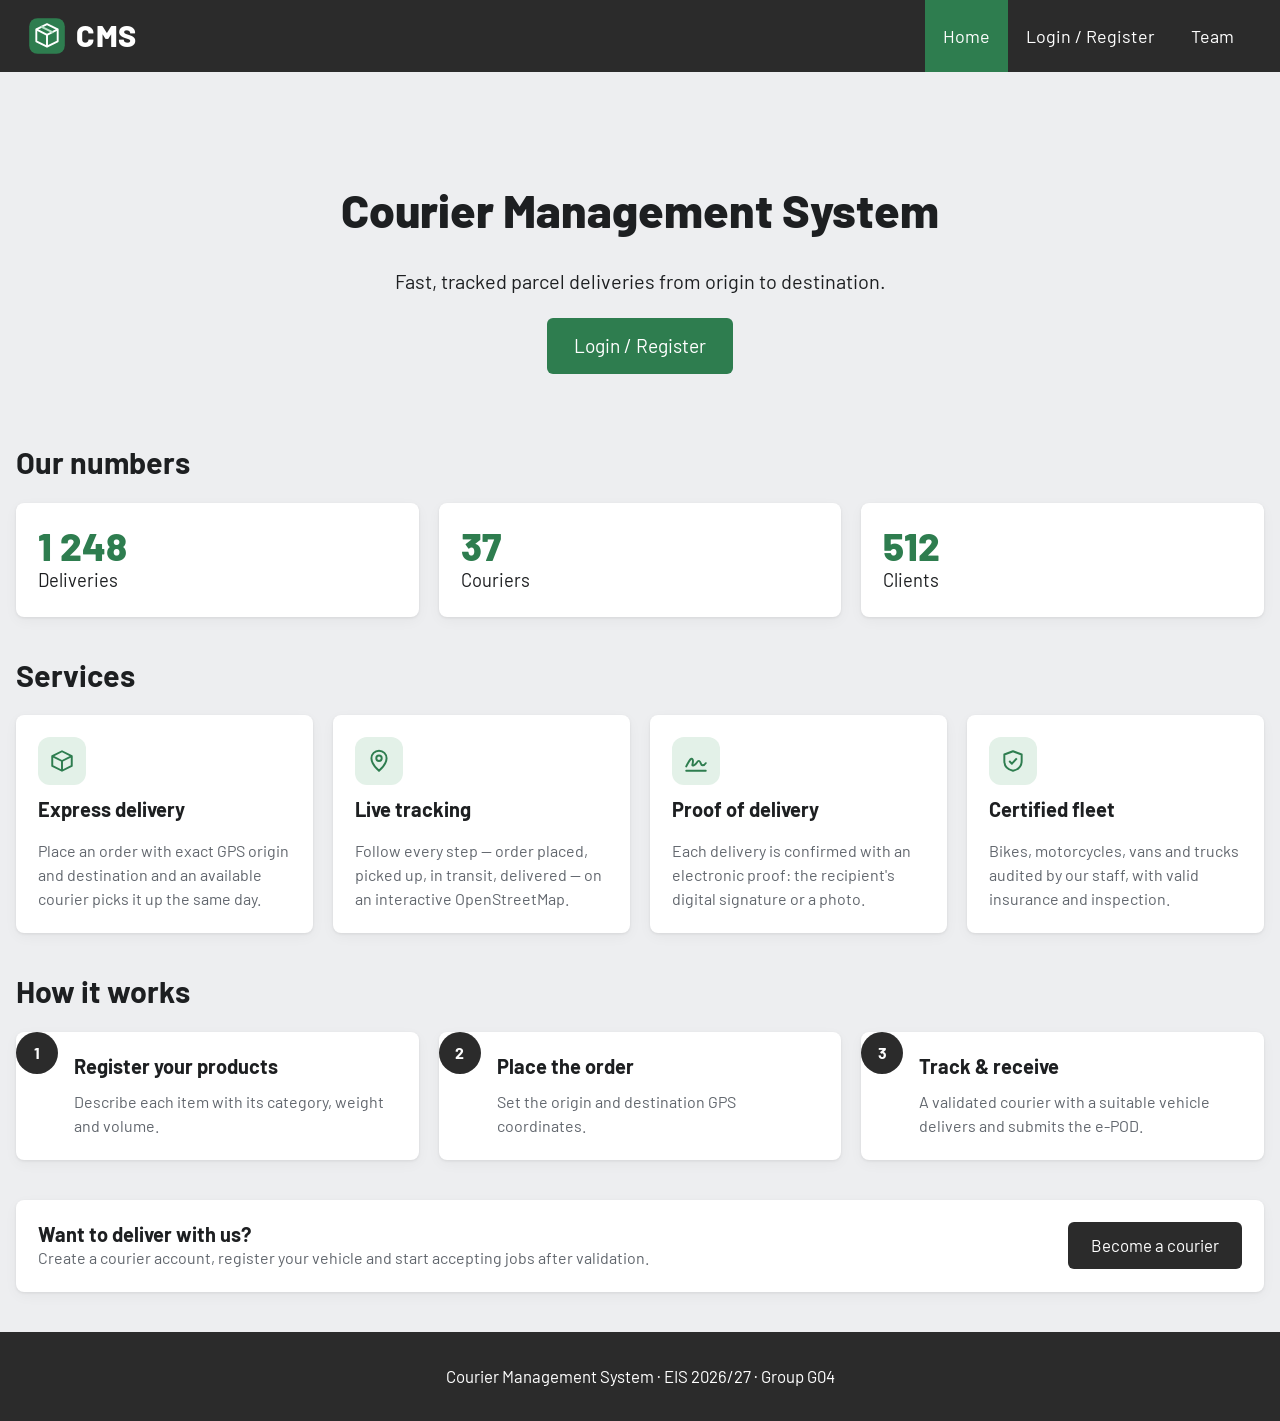
<file: public_html/index.html>
<!DOCTYPE html>
<html lang="en">
<head>
    <meta charset="UTF-8">
    <meta name="viewport" content="width=device-width, initial-scale=1.0">
    <meta name="description" content="Courier Management System — fast, tracked parcel deliveries from origin to destination.">
    <title>CMS · Courier Management System</title>
    <link rel="icon" href="img/favicon.svg" type="image/svg+xml">
    <link href="https://fonts.googleapis.com/css2?family=Barlow:wght@400;600;700;800&family=Barlow+Condensed:wght@600;700&display=swap" rel="stylesheet">
    <link rel="stylesheet" href="css/base.css">
    <link rel="stylesheet" href="css/home.css">
</head>
<body>
    <!-- Navbar (Home sketch) -->
    <header class="navbar">
        <a class="brand" href="index.html"><img src="img/logo.svg" alt="">CMS</a>
        <nav aria-label="Main">
            <ul class="nav-links">
                <li><a href="index.html" class="active" aria-current="page">Home</a></li>
                <li><a href="login.html">Login / Register</a></li>
                <li><a href="team.html">Team</a></li>
            </ul>
        </nav>
    </header>

    <main>
        <!-- Hero -->
        <section class="hero">
            <h1>Courier Management System</h1>
            <p>Fast, tracked parcel deliveries from origin to destination.</p>
            <a href="login.html" class="btn btn-lg">Login / Register</a>
        </section>

        <div class="container">
            <!-- Metrics (sample data) -->
            <section aria-labelledby="numbers-title">
                <h2 class="section-title" id="numbers-title">Our numbers</h2>
                <div class="grid grid-3">
                    <div class="card metric-card"><div class="value">1 248</div><div class="label">Deliveries</div></div>
                    <div class="card metric-card"><div class="value">37</div><div class="label">Couriers</div></div>
                    <div class="card metric-card"><div class="value">512</div><div class="label">Clients</div></div>
                </div>
            </section>

            <!-- Service highlights -->
            <section class="section" aria-labelledby="services-title">
                <h2 class="section-title" id="services-title">Services</h2>
                <div class="grid grid-4">
                    <article class="card service-card">
                        <div class="icon"><svg viewBox="0 0 24 24" fill="none" stroke="currentColor" stroke-width="1.8" stroke-linejoin="round"><path d="M3 7.5 12 3l9 4.5v9L12 21l-9-4.5z"/><path d="M3 7.5 12 12l9-4.5M12 12v9"/></svg></div>
                        <h3>Express delivery</h3>
                        <p class="muted mb-0">Place an order with exact GPS origin and destination and an available courier picks it up the same day.</p>
                    </article>
                    <article class="card service-card">
                        <div class="icon"><svg viewBox="0 0 24 24" fill="none" stroke="currentColor" stroke-width="1.8"><path d="M12 21s-7-6.2-7-11.5A7 7 0 0 1 19 9.5C19 14.8 12 21 12 21z"/><circle cx="12" cy="9.5" r="2.5"/></svg></div>
                        <h3>Live tracking</h3>
                        <p class="muted mb-0">Follow every step — order placed, picked up, in transit, delivered — on an interactive OpenStreetMap.</p>
                    </article>
                    <article class="card service-card">
                        <div class="icon"><svg viewBox="0 0 24 24" fill="none" stroke="currentColor" stroke-width="1.8" stroke-linecap="round"><path d="M3 17c3-6 5-9 6-6s-2 6 1 5 3-5 5-4 1 4 3 4 3-2 3-2"/><path d="M3 21h18"/></svg></div>
                        <h3>Proof of delivery</h3>
                        <p class="muted mb-0">Each delivery is confirmed with an electronic proof: the recipient's digital signature or a photo.</p>
                    </article>
                    <article class="card service-card">
                        <div class="icon"><svg viewBox="0 0 24 24" fill="none" stroke="currentColor" stroke-width="1.8" stroke-linejoin="round"><path d="M12 3 4 6v6c0 5 3.5 8 8 9 4.5-1 8-4 8-9V6z"/><path d="m8.5 12 2.5 2.5 4.5-5"/></svg></div>
                        <h3>Certified fleet</h3>
                        <p class="muted mb-0">Bikes, motorcycles, vans and trucks audited by our staff, with valid insurance and inspection.</p>
                    </article>
                </div>
            </section>

            <!-- How it works -->
            <section class="section" aria-labelledby="how-title" style="padding-top:0">
                <h2 class="section-title" id="how-title">How it works</h2>
                <div class="grid grid-3 steps">
                    <div class="card step"><h3>Register your products</h3><p class="muted mb-0">Describe each item with its category, weight and volume.</p></div>
                    <div class="card step"><h3>Place the order</h3><p class="muted mb-0">Set the origin and destination GPS coordinates.</p></div>
                    <div class="card step"><h3>Track &amp; receive</h3><p class="muted mb-0">A validated courier with a suitable vehicle delivers and submits the e-POD.</p></div>
                </div>
            </section>

            <section class="section" style="padding-top:0">
                <div class="card cta-card">
                    <div>
                        <h3 class="mb-0">Want to deliver with us?</h3>
                        <p class="muted mb-0">Create a courier account, register your vehicle and start accepting jobs after validation.</p>
                    </div>
                    <a href="login.html#register" class="btn btn-dark">Become a courier</a>
                </div>
            </section>
        </div>
    </main>

    <footer class="footer">
        Courier Management System · EIS 2026/27 · Group G04
    </footer>
</body>
</html>
</file>
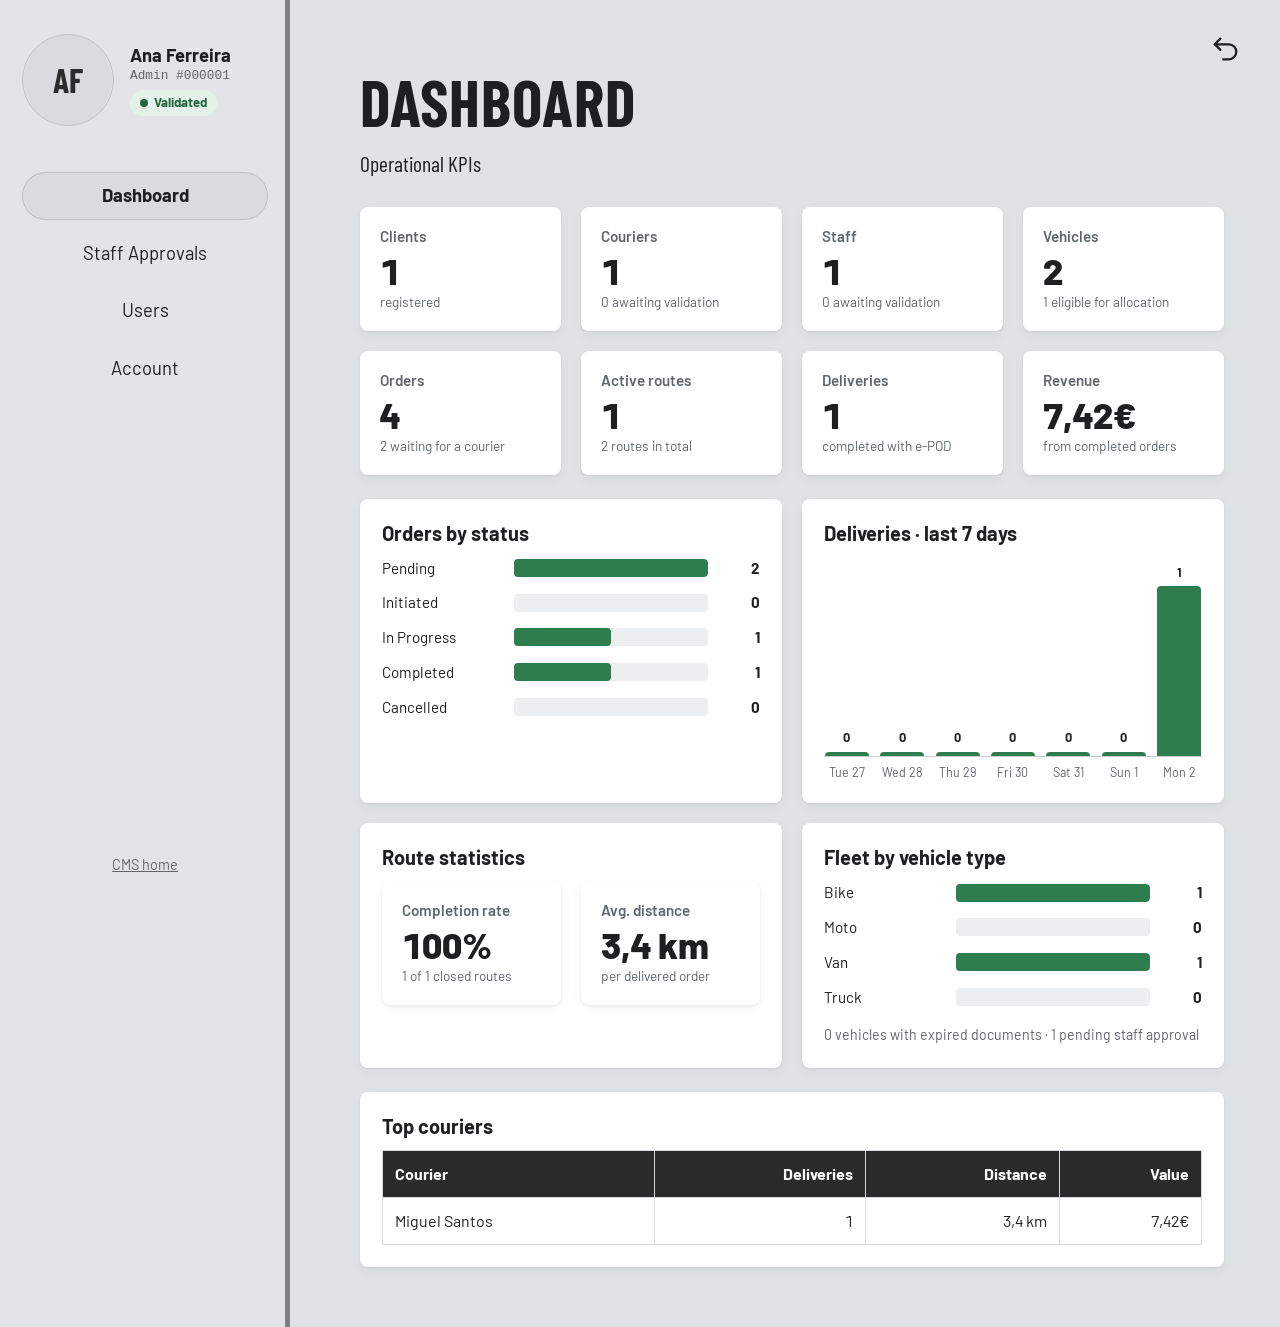
<file: public_html/admin.html>
<!DOCTYPE html>
<html lang="en">
<head>
    <meta charset="UTF-8">
    <meta name="viewport" content="width=device-width, initial-scale=1.0">
    <title>Admin panel · CMS</title>
    <link rel="icon" href="img/favicon.svg" type="image/svg+xml">
    <link href="https://fonts.googleapis.com/css2?family=Barlow:wght@400;600;700;800&family=Barlow+Condensed:wght@600;700&display=swap" rel="stylesheet">
    <link rel="stylesheet" href="css/base.css">
    <link rel="stylesheet" href="css/panels.css">
</head>
<body class="admin">
<!-- No sketch was provided for this page: it reuses the dashboard layout of the Client / Courier sketches. -->
<div class="dash">
    <aside class="sidebar" aria-label="Admin menu">
        <div class="profile">
            <div class="avatar" aria-hidden="true">AF</div>
            <div>
                <div class="profile-name">Ana Ferreira</div>
                <div class="profile-id">Admin #000001</div>
                <span class="badge badge-success">Validated</span>
            </div>
        </div>
        <nav>
            <ul class="side-nav">
                <li><a href="#dashboard">Dashboard</a></li>
                <li><a href="#staff">Staff Approvals</a></li>
                <li><a href="#users">Users</a></li>
                <li><a href="#account">Account</a></li>
            </ul>
        </nav>
        <div class="sidebar-footer"><a href="index.html">CMS home</a></div>
    </aside>

    <main class="main">
        <fieldset class="static-wrap" disabled>
        <div class="main-top">
            <a class="icon-btn" href="index.html" title="Log out" aria-label="Log out">
                <svg viewBox="0 0 32 32" fill="none" stroke="currentColor" stroke-width="2.4" stroke-linecap="round" stroke-linejoin="round"><path d="M10 6 L4 12 L10 18"/><path d="M4 12 H19 a8 8 0 0 1 0 16 H13"/></svg>
            </a>
        </div>

        <!-- ============ DASHBOARD (UC-22) — sample data ============ -->
        <section class="view default" id="dashboard" aria-labelledby="t-dash">
            <h1 class="page-title" id="t-dash">Dashboard</h1>
            <p class="page-subtitle">Operational KPIs</p>

            <div class="grid grid-4">
                <div class="card kpi"><span class="k-label">Clients</span><span class="k-value">1</span><span class="k-sub">registered</span></div>
                <div class="card kpi"><span class="k-label">Couriers</span><span class="k-value">1</span><span class="k-sub">0 awaiting validation</span></div>
                <div class="card kpi"><span class="k-label">Staff</span><span class="k-value">1</span><span class="k-sub">0 awaiting validation</span></div>
                <div class="card kpi"><span class="k-label">Vehicles</span><span class="k-value">2</span><span class="k-sub">1 eligible for allocation</span></div>
                <div class="card kpi"><span class="k-label">Orders</span><span class="k-value">4</span><span class="k-sub">2 waiting for a courier</span></div>
                <div class="card kpi"><span class="k-label">Active routes</span><span class="k-value">1</span><span class="k-sub">2 routes in total</span></div>
                <div class="card kpi"><span class="k-label">Deliveries</span><span class="k-value">1</span><span class="k-sub">completed with e-POD</span></div>
                <div class="card kpi"><span class="k-label">Revenue</span><span class="k-value">7,42€</span><span class="k-sub">from completed orders</span></div>
            </div>

            <div class="grid grid-2 mt-3">
                <div class="card">
                    <h3>Orders by status</h3>
                    <div class="bars">
                        <div class="bar-row"><span>Pending</span><div class="bar-track"><div class="bar-fill" style="width:100%"></div></div><span class="v">2</span></div>
                        <div class="bar-row"><span>Initiated</span><div class="bar-track"><div class="bar-fill" style="width:0"></div></div><span class="v">0</span></div>
                        <div class="bar-row"><span>In Progress</span><div class="bar-track"><div class="bar-fill" style="width:50%"></div></div><span class="v">1</span></div>
                        <div class="bar-row"><span>Completed</span><div class="bar-track"><div class="bar-fill" style="width:50%"></div></div><span class="v">1</span></div>
                        <div class="bar-row"><span>Cancelled</span><div class="bar-track"><div class="bar-fill" style="width:0"></div></div><span class="v">0</span></div>
                    </div>
                </div>
                <div class="card">
                    <h3>Deliveries · last 7 days</h3>
                    <div class="colchart" role="img" aria-label="Deliveries per day in the last 7 days">
                        <div class="col"><span class="cv">0</span><div class="bar" style="height:2%"></div></div>
                        <div class="col"><span class="cv">0</span><div class="bar" style="height:2%"></div></div>
                        <div class="col"><span class="cv">0</span><div class="bar" style="height:2%"></div></div>
                        <div class="col"><span class="cv">0</span><div class="bar" style="height:2%"></div></div>
                        <div class="col"><span class="cv">0</span><div class="bar" style="height:2%"></div></div>
                        <div class="col"><span class="cv">0</span><div class="bar" style="height:2%"></div></div>
                        <div class="col"><span class="cv">1</span><div class="bar" style="height:85%"></div></div>
                    </div>
                    <div class="collabels"><span>Tue 27</span><span>Wed 28</span><span>Thu 29</span><span>Fri 30</span><span>Sat 31</span><span>Sun 1</span><span>Mon 2</span></div>
                </div>
                <div class="card">
                    <h3>Route statistics</h3>
                    <div class="grid grid-2">
                        <div class="card kpi"><span class="k-label">Completion rate</span><span class="k-value">100%</span><span class="k-sub">1 of 1 closed routes</span></div>
                        <div class="card kpi"><span class="k-label">Avg. distance</span><span class="k-value">3,4 km</span><span class="k-sub">per delivered order</span></div>
                    </div>
                </div>
                <div class="card">
                    <h3>Fleet by vehicle type</h3>
                    <div class="bars">
                        <div class="bar-row"><span>Bike</span><div class="bar-track"><div class="bar-fill" style="width:100%"></div></div><span class="v">1</span></div>
                        <div class="bar-row"><span>Moto</span><div class="bar-track"><div class="bar-fill" style="width:0"></div></div><span class="v">0</span></div>
                        <div class="bar-row"><span>Van</span><div class="bar-track"><div class="bar-fill" style="width:100%"></div></div><span class="v">1</span></div>
                        <div class="bar-row"><span>Truck</span><div class="bar-track"><div class="bar-fill" style="width:0"></div></div><span class="v">0</span></div>
                    </div>
                    <p class="small muted mt-2 mb-0">0 vehicles with expired documents · 1 pending staff approval</p>
                </div>
            </div>

            <div class="card mt-3">
                <h3>Top couriers</h3>
                <div class="table-wrap">
                    <table class="table">
                        <thead><tr><th>Courier</th><th class="num">Deliveries</th><th class="num">Distance</th><th class="num">Value</th></tr></thead>
                        <tbody>
                            <tr><td>Miguel Santos</td><td class="num">1</td><td class="num">3,4 km</td><td class="num">7,42€</td></tr>
                        </tbody>
                    </table>
                </div>
            </div>
        </section>

        <!-- ============ STAFF APPROVALS (UC-21) ============ -->
        <section class="view" id="staff" aria-labelledby="t-staff">
            <h1 class="page-title" id="t-staff">Staff Approvals</h1>
            <p class="page-subtitle">Validate new staff members before they can access the back-office.</p>
            <div class="table-wrap">
                <table class="table">
                    <thead><tr><th>Name</th><th>Username</th><th>Email</th><th>Phone</th><th>NIF</th><th>Registered</th><th>Actions</th></tr></thead>
                    <tbody>
                        <tr><td colspan="7" class="muted" style="text-align:center">No staff members waiting for validation.</td></tr>
                    </tbody>
                </table>
            </div>
            <h2 class="section-h2">Staff team</h2>
            <div class="table-wrap">
                <table class="table">
                    <thead><tr><th>Name</th><th>Email</th><th>Status</th><th>Validated</th><th class="num">Couriers validated</th><th class="num">Vehicles approved</th></tr></thead>
                    <tbody>
                        <tr><td>Rui Costa</td><td>staff@cms.pt</td><td><span class="badge badge-success">Approved</span></td><td>06/jun/2026</td><td class="num">1</td><td class="num">1</td></tr>
                    </tbody>
                </table>
            </div>
        </section>

        <!-- ============ USERS ============ -->
        <section class="view" id="users" aria-labelledby="t-users">
            <h1 class="page-title" id="t-users">Users</h1>
            <p class="page-subtitle">Every account in the system.</p>
            <div class="table-wrap">
                <table class="table">
                    <thead><tr><th>ID</th><th>Name</th><th>Username</th><th>Email</th><th>Role</th><th>Status</th><th>Created</th></tr></thead>
                    <tbody>
                        <tr><td>1</td><td>Ana Ferreira</td><td>admin</td><td>admin@cms.pt</td><td>Admin</td><td><span class="badge badge-success">Approved</span></td><td>16/apr/2026</td></tr>
                        <tr><td>2</td><td>Rui Costa</td><td>rcosta</td><td>staff@cms.pt</td><td>Staff</td><td><span class="badge badge-success">Approved</span></td><td>04/jun/2026</td></tr>
                        <tr><td>3</td><td>Miguel Santos</td><td>msantos</td><td>courier@cms.pt</td><td>Courier</td><td><span class="badge badge-success">Approved</span></td><td>04/jul/2026</td></tr>
                        <tr><td>4</td><td>Carla Rodrigues</td><td>crodrigues</td><td>client@cms.pt</td><td>Client</td><td><span class="badge badge-success">Approved</span></td><td>14/aug/2026</td></tr>
                    </tbody>
                </table>
            </div>
        </section>

        <!-- ============ ACCOUNT (UC-23) ============ -->
        <section class="view" id="account" aria-labelledby="t-acc">
            <h1 class="page-title" id="t-acc">Account</h1>
            <p class="page-subtitle">Edit your personal details.</p>
            <form id="account-form" class="card" style="max-width:900px">
                <div class="form-grid">
                    <div class="field"><label for="acc-name">Full name <span class="req">*</span></label><input id="acc-name" required value="Ana Ferreira" data-label="Full name"><div class="field-error"></div></div>
                    <div class="field"><label for="acc-username">Username <span class="req">*</span></label><input id="acc-username" required value="admin" data-rule="username" data-label="Username"><div class="field-error"></div></div>
                    <div class="field"><label for="acc-email">Email <span class="req">*</span></label><input id="acc-email" type="email" required value="admin@cms.pt" data-rule="email" data-label="Email"><div class="field-error"></div></div>
                    <div class="field"><label for="acc-phone">Phone <span class="req">*</span></label><input id="acc-phone" type="tel" required value="912345601" data-rule="phone" data-label="Phone"><div class="field-error"></div></div>
                    <div class="field"><label for="acc-nif">NIF <span class="req">*</span></label><input id="acc-nif" required value="245678901" maxlength="9" data-rule="nif" data-label="NIF"><div class="field-error"></div></div>
                    <div class="field"><label for="acc-pw">New password <span class="muted small">(optional)</span></label><input id="acc-pw" type="password" data-rule="password" data-label="New password" autocomplete="new-password"><div class="field-error"></div></div>
                </div>
                <div class="form-actions"><button type="reset" class="btn btn-outline">Discard changes</button><button type="submit" class="btn">Save changes</button></div>
            </form>
        </section>
        </fieldset>
    </main>
</div>
</body>
</html>
</file>
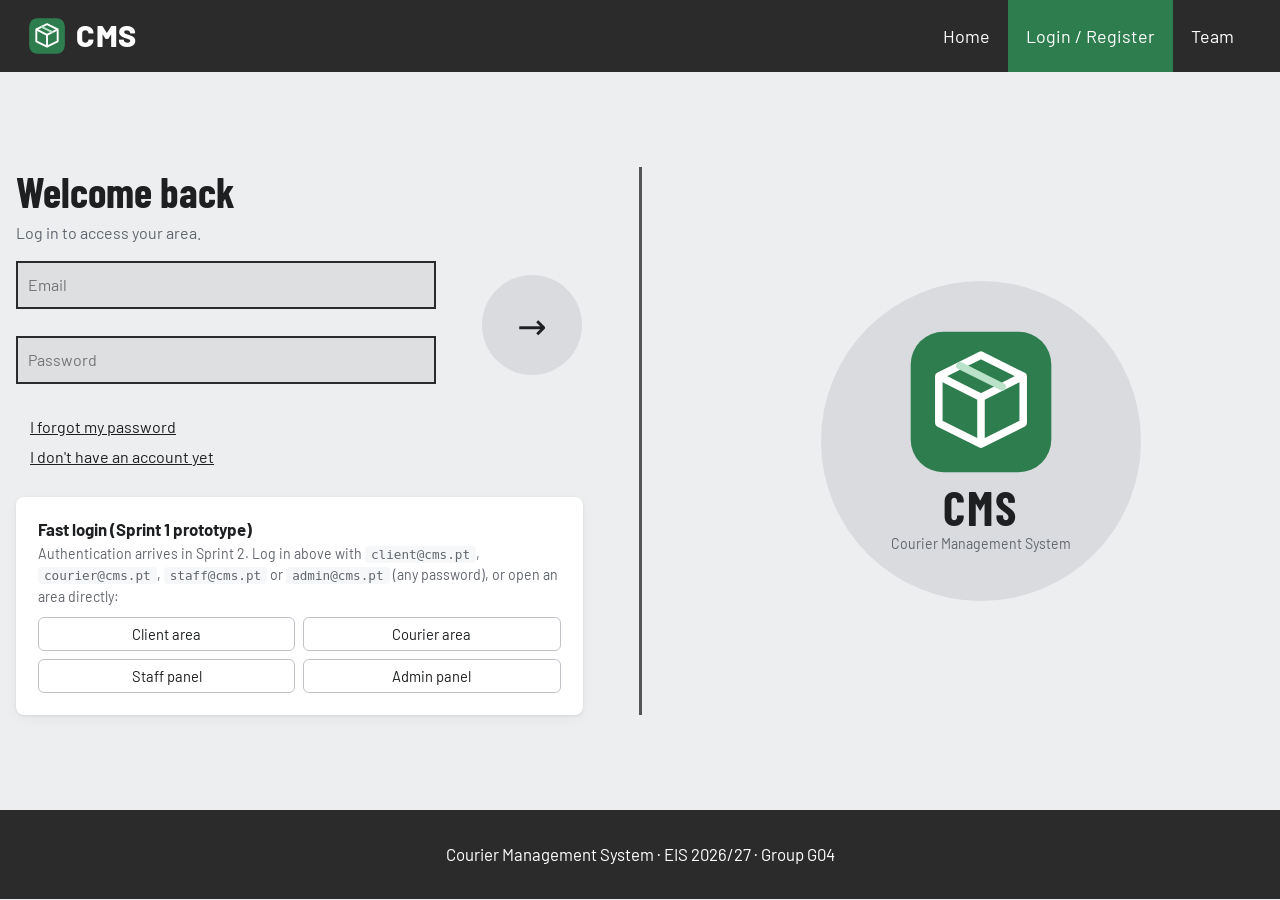
<file: public_html/login.html>
<!DOCTYPE html>
<html lang="en">
<head>
    <meta charset="UTF-8">
    <meta name="viewport" content="width=device-width, initial-scale=1.0">
    <title>Login / Register · CMS</title>
    <link rel="icon" href="img/favicon.svg" type="image/svg+xml">
    <link href="https://fonts.googleapis.com/css2?family=Barlow:wght@400;600;700;800&family=Barlow+Condensed:wght@600;700&display=swap" rel="stylesheet">
    <link rel="stylesheet" href="css/base.css">
    <link rel="stylesheet" href="css/login.css">
</head>
<body>
    <header class="navbar">
        <a class="brand" href="index.html"><img src="img/logo.svg" alt="">CMS</a>
        <nav aria-label="Main">
            <ul class="nav-links">
                <li><a href="index.html">Home</a></li>
                <li><a href="login.html" class="active" aria-current="page">Login / Register</a></li>
                <li><a href="team.html">Team</a></li>
            </ul>
        </nav>
    </header>

    <main class="container auth-wrap">
        <!-- Login sketch: form | divider | logo -->
        <div class="auth-panel">
            <div class="auth-col">
                <!-- ============ LOGIN ============ -->
                <section id="login" class="auth-section default" aria-labelledby="login-title">
                    <h1 id="login-title" class="auth-title">Welcome back</h1>
                    <p class="muted mb-2">Log in to access your area.</p>
                    <form id="login-form" data-validate data-success="Login will be connected to the server in Sprint 2.">
                        <div class="login-row">
                            <div class="login-fields">
                                <div class="field">
                                    <label for="login-email" class="sr-only">Email</label>
                                    <input id="login-email" class="input" type="email" placeholder="Email" required data-rule="email" data-label="Email" autocomplete="username">
                                    <div class="field-error"></div>
                                </div>
                                <div class="field">
                                    <label for="login-password" class="sr-only">Password</label>
                                    <input id="login-password" class="input" type="password" placeholder="Password" required data-label="Password" autocomplete="current-password">
                                    <div class="field-error"></div>
                                </div>
                            </div>
                            <button type="submit" class="btn btn-round" aria-label="Log in" title="Log in">&rarr;</button>
                        </div>
                        <div class="auth-links">
                            <a href="#forgot">I forgot my password</a>
                            <a href="#register">I don't have an account yet</a>
                        </div>
                    </form>

                    <!-- Sprint 1 prototype: there is no authentication yet, so these links open each role area -->
                    <div class="card proto-nav" >
                        <h3>Fast login (Sprint 1 prototype)</h3>
                        <p class="small muted mb-0">Authentication arrives in Sprint 2. Log in above with <code>client@cms.pt</code>, <code>courier@cms.pt</code>, <code>staff@cms.pt</code> or <code>admin@cms.pt</code> (any password), or open an area directly:</p>
                        <div class="links">
                            <a class="btn btn-outline btn-sm" href="client.html">Client area</a>
                            <a class="btn btn-outline btn-sm" href="courier.html">Courier area</a>
                            <a class="btn btn-outline btn-sm" href="staff.html">Staff panel</a>
                            <a class="btn btn-outline btn-sm" href="admin.html">Admin panel</a>
                        </div>
                    </div>
                </section>

                <!-- ============ REGISTER ============ -->
                <section id="register" class="auth-section" aria-labelledby="register-title">
                    <h1 id="register-title" class="auth-title">Create account</h1>
                    <p class="muted mb-2">Clients can start immediately. Courier accounts are validated by our staff and staff accounts by an administrator.</p>
                    <form id="register-form" class="card" data-validate>
                        <fieldset class="static-wrap">
                        <div class="form-grid">
                            <div class="field full">
                                <label for="reg-role">I want to register as <span class="req">*</span></label>
                                <select id="reg-role" required data-label="Role">
                                    <option value="">— Select a role —</option>
                                    <option value="client">Client — send parcels</option>
                                    <option value="courier">Courier — deliver parcels</option>
                                    <option value="staff">Staff — back-office</option>
                                </select>
                                <div class="field-error"></div>
                            </div>
                            <div class="field"><label for="reg-name">Full name <span class="req">*</span></label><input id="reg-name" required data-label="Full name" autocomplete="name"><div class="field-error"></div></div>
                            <div class="field"><label for="reg-username">Username <span class="req">*</span></label><input id="reg-username" required data-rule="username" data-label="Username" autocomplete="username"><div class="field-error"></div></div>
                            <div class="field"><label for="reg-email">Email <span class="req">*</span></label><input id="reg-email" type="email" required data-rule="email" data-label="Email" autocomplete="email"><div class="field-error"></div></div>
                            <div class="field"><label for="reg-phone">Phone <span class="req">*</span></label><input id="reg-phone" type="tel" required data-rule="phone" data-label="Phone" placeholder="912345678" autocomplete="tel"><div class="field-error"></div></div>
                            <div class="field"><label for="reg-nif">NIF <span class="req">*</span></label><input id="reg-nif" inputmode="numeric" maxlength="9" required data-rule="nif" data-label="NIF" placeholder="123456789"><div class="field-error"></div></div>
                            <div class="field"></div>
                            <div class="field"><label for="reg-pw">Password <span class="req">*</span></label><input id="reg-pw" type="password" required data-rule="password" data-label="Password" autocomplete="new-password"><div class="hint">At least 6 characters, letters and numbers</div><div class="field-error"></div></div>
                            <div class="field"><label for="reg-pw2">Confirm password <span class="req">*</span></label><input id="reg-pw2" type="password" required data-match="reg-pw" data-label="Confirm password" autocomplete="new-password"><div class="field-error"></div></div>
                            <div class="field full">
                                <label class="checkbox"><input type="checkbox" id="reg-terms" required data-label="Terms"> I accept the terms of service and privacy policy <span class="req">*</span></label>
                                <div class="field-error"></div>
                            </div>
                        </div>
                        <div class="form-actions">
                            <a href="#login" class="btn btn-outline">I already have an account</a>
                            <button type="submit" class="btn">Create account</button>
                        </div>
                        </fieldset>
                    </form>
                </section>

                <!-- ============ FORGOT PASSWORD ============ -->
                <section id="forgot" class="auth-section" aria-labelledby="forgot-title">
                    <h1 id="forgot-title" class="auth-title">Recover password</h1>
                    <p class="muted mb-2">Enter the email of your account and we will send you a reset link.</p>
                    <form id="forgot-form" class="card" data-validate>
                        <fieldset class="static-wrap">
                        <div class="field"><label for="forgot-email">Account email <span class="req">*</span></label><input id="forgot-email" type="email" required data-rule="email" data-label="Email"><div class="field-error"></div></div>
                        <div class="form-actions">
                            <a href="#login" class="btn btn-outline">Back to login</a>
                            <button type="submit" class="btn">Send reset link</button>
                        </div>
                        </fieldset>
                    </form>
                </section>
            </div>

            <div class="auth-divider" aria-hidden="true"></div>

            <div class="auth-logo">
                <div class="logo-circle">
                    <div>
                        <img src="img/logo.svg" alt="CMS logo">
                        <strong>CMS</strong>
                        <span class="muted small">Courier Management System</span>
                    </div>
                </div>
            </div>
        </div>
    </main>

    <footer class="footer">
        Courier Management System · EIS 2026/27 · Group G04
    </footer>

    <script src="js/validation.js"></script>
    <script src="js/login.js"></script>
</body>
</html>
</file>
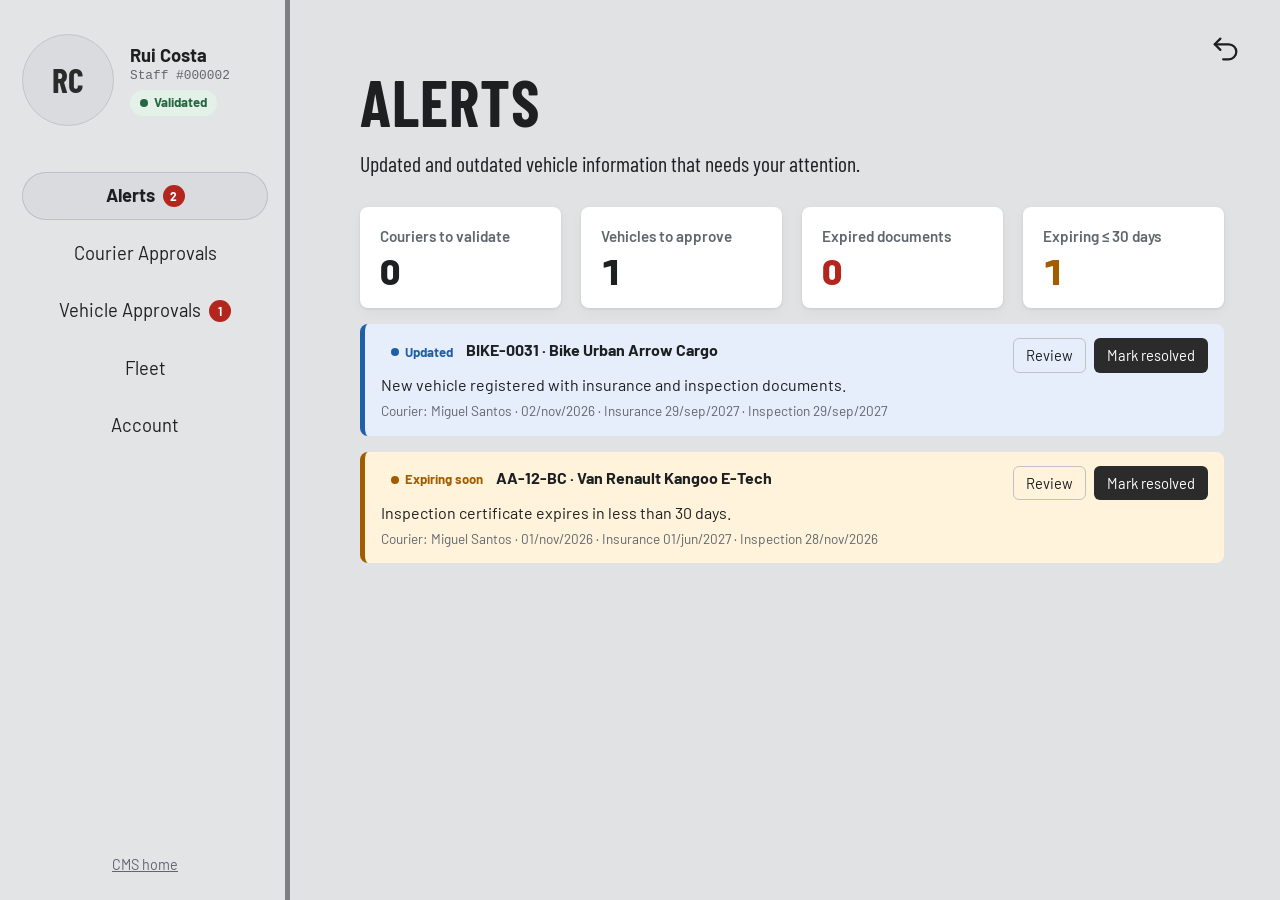
<file: public_html/staff.html>
<!DOCTYPE html>
<html lang="en">
<head>
    <meta charset="UTF-8">
    <meta name="viewport" content="width=device-width, initial-scale=1.0">
    <title>Staff panel · CMS</title>
    <link rel="icon" href="img/favicon.svg" type="image/svg+xml">
    <link href="https://fonts.googleapis.com/css2?family=Barlow:wght@400;600;700;800&family=Barlow+Condensed:wght@600;700&display=swap" rel="stylesheet">
    <link rel="stylesheet" href="css/base.css">
    <link rel="stylesheet" href="css/panels.css">
</head>
<body class="staff">
<!-- No sketch was provided for this page: it reuses the dashboard layout of the Client / Courier sketches. -->
<div class="dash">
    <aside class="sidebar" aria-label="Staff menu">
        <div class="profile">
            <div class="avatar" aria-hidden="true">RC</div>
            <div>
                <div class="profile-name">Rui Costa</div>
                <div class="profile-id">Staff #000002</div>
                <span class="badge badge-success">Validated</span>
            </div>
        </div>
        <nav>
            <ul class="side-nav">
                <li><a href="#alerts">Alerts <span class="count">2</span></a></li>
                <li><a href="#couriers">Courier Approvals</a></li>
                <li><a href="#vehicles">Vehicle Approvals <span class="count">1</span></a></li>
                <li><a href="#fleet">Fleet</a></li>
                <li><a href="#account">Account</a></li>
            </ul>
        </nav>
        <div class="sidebar-footer"><a href="index.html">CMS home</a></div>
    </aside>

    <main class="main">
        <fieldset class="static-wrap" disabled>
        <div class="main-top">
            <a class="icon-btn" href="index.html" title="Log out" aria-label="Log out">
                <svg viewBox="0 0 32 32" fill="none" stroke="currentColor" stroke-width="2.4" stroke-linecap="round" stroke-linejoin="round"><path d="M10 6 L4 12 L10 18"/><path d="M4 12 H19 a8 8 0 0 1 0 16 H13"/></svg>
            </a>
        </div>

        <!-- ============ ALERTS (UC-20) ============ -->
        <section class="view default" id="alerts" aria-labelledby="t-alerts">
            <h1 class="page-title" id="t-alerts">Alerts</h1>
            <p class="page-subtitle">Updated and outdated vehicle information that needs your attention.</p>
            <div class="grid grid-4 mb-2">
                <div class="card kpi"><span class="k-label">Couriers to validate</span><span class="k-value">0</span></div>
                <div class="card kpi"><span class="k-label">Vehicles to approve</span><span class="k-value">1</span></div>
                <div class="card kpi"><span class="k-label">Expired documents</span><span class="k-value" style="color:var(--danger)">0</span></div>
                <div class="card kpi"><span class="k-label">Expiring ≤ 30 days</span><span class="k-value" style="color:var(--warning)">1</span></div>
            </div>

            <div class="alert alert-info">
                <div class="grow"><span class="badge badge-info">Updated</span> <strong style="display:inline">BIKE-0031 · Bike Urban Arrow Cargo</strong>
                    <div class="mt-1">New vehicle registered with insurance and inspection documents.</div>
                    <div class="alert-meta">Courier: Miguel Santos · 02/nov/2026 · Insurance 29/sep/2027 · Inspection 29/sep/2027</div></div>
                <div class="actions"><button type="button" class="btn btn-outline btn-sm">Review</button><button type="button" class="btn btn-dark btn-sm">Mark resolved</button></div>
            </div>
            <div class="alert alert-warning">
                <div class="grow"><span class="badge badge-warning">Expiring soon</span> <strong style="display:inline">AA-12-BC · Van Renault Kangoo E-Tech</strong>
                    <div class="mt-1">Inspection certificate expires in less than 30 days.</div>
                    <div class="alert-meta">Courier: Miguel Santos · 01/nov/2026 · Insurance 01/jun/2027 · Inspection 28/nov/2026</div></div>
                <div class="actions"><button type="button" class="btn btn-outline btn-sm">Review</button><button type="button" class="btn btn-dark btn-sm">Mark resolved</button></div>
            </div>
        </section>

        <!-- ============ COURIER APPROVALS (UC-18) ============ -->
        <section class="view" id="couriers" aria-labelledby="t-cour">
            <h1 class="page-title" id="t-cour">Courier Approvals</h1>
            <p class="page-subtitle">Validate new courier accounts before they can accept jobs.</p>
            <div class="table-wrap">
                <table class="table">
                    <thead><tr><th>Name</th><th>Email</th><th>Phone</th><th>NIF</th><th>Registered</th><th class="num">Vehicles</th><th>Actions</th></tr></thead>
                    <tbody>
                        <tr><td colspan="7" class="muted" style="text-align:center">No courier accounts waiting for validation.</td></tr>
                    </tbody>
                </table>
            </div>
            <h2 class="section-h2">All couriers</h2>
            <div class="table-wrap">
                <table class="table">
                    <thead><tr><th>Name</th><th>Email</th><th>Status</th><th>Validated by</th><th class="num">Vehicles</th><th class="num">Deliveries</th><th>Active route</th></tr></thead>
                    <tbody>
                        <tr><td>Miguel Santos</td><td>courier@cms.pt</td><td><span class="badge badge-success">Approved</span></td><td>Rui Costa<br><span class="small muted">05/jul/2026</span></td><td class="num">2</td><td class="num">1</td><td>Route #2 <span class="badge badge-warning">In Progress</span></td></tr>
                    </tbody>
                </table>
            </div>
        </section>

        <!-- ============ VEHICLE APPROVALS (UC-19, STF-04) ============ -->
        <section class="view" id="vehicles" aria-labelledby="t-veh">
            <h1 class="page-title" id="t-veh">Vehicle Approvals</h1>
            <p class="page-subtitle">Check insurance and inspection certificates before a vehicle can be allocated.</p>

            <article class="card vehicle-card">
                <div class="head">
                    <div><h3 class="mb-0">BIKE-0031 · Urban Arrow Cargo</h3><div class="small muted">Bike · 40 kg · 0,15 m³ · Courier: Miguel Santos · Submitted 02/nov/2026</div></div>
                    <div><span class="badge badge-info">Updated information</span></div>
                </div>
                <div class="grid grid-2 mt-2">
                    <table class="table doc-table"><tbody>
                        <tr><th>Insurance</th><td><span class="badge badge-success">29/sep/2027</span> <span class="small">insurance_BIKE-0031.pdf</span></td></tr>
                        <tr><th>Inspection</th><td><span class="badge badge-success">29/sep/2027</span> <span class="small">inspection_BIKE-0031.pdf</span></td></tr>
                    </tbody></table>
                    <ul class="checklist">
                        <li><span class="badge badge-success no-dot">OK</span>Courier account validated</li>
                        <li><span class="badge badge-success no-dot">OK</span>Insurance certificate uploaded and valid</li>
                        <li><span class="badge badge-success no-dot">OK</span>Inspection certificate uploaded and valid</li>
                        <li><span class="badge badge-success no-dot">OK</span>Declared capacity within Bike limits</li>
                    </ul>
                </div>
                <div class="form-actions"><button type="button" class="btn btn-outline">Reject</button><button type="button" class="btn">Approve vehicle</button></div>
            </article>
        </section>

        <!-- ============ FLEET ============ -->
        <section class="view" id="fleet" aria-labelledby="t-fleet">
            <h1 class="page-title" id="t-fleet">Fleet</h1>
            <p class="page-subtitle">All registered vehicles and their compliance status.</p>
            <div class="table-wrap">
                <table class="table">
                    <thead><tr><th>Plate</th><th>Vehicle</th><th>Courier</th><th class="num">Capacity</th><th>Insurance</th><th>Inspection</th><th>Approval</th><th>Eligible</th></tr></thead>
                    <tbody>
                        <tr><td><strong>AA-12-BC</strong></td><td>Van · Renault Kangoo E-Tech</td><td>Miguel Santos</td><td class="num">650 kg · 3,3 m³</td><td><span class="badge badge-success">01/jun/2027</span></td><td><span class="badge badge-warning">28/nov/2026</span></td><td><span class="badge badge-success">Approved</span></td><td><span class="badge badge-success">Yes</span></td></tr>
                        <tr><td><strong>BIKE-0031</strong></td><td>Bike · Urban Arrow Cargo</td><td>Miguel Santos</td><td class="num">40 kg · 0,15 m³</td><td><span class="badge badge-success">29/sep/2027</span></td><td><span class="badge badge-success">29/sep/2027</span></td><td><span class="badge badge-neutral">Pending</span></td><td><span class="badge badge-danger">No</span></td></tr>
                    </tbody>
                </table>
            </div>
        </section>

        <!-- ============ ACCOUNT (UC-23) ============ -->
        <section class="view" id="account" aria-labelledby="t-acc">
            <h1 class="page-title" id="t-acc">Account</h1>
            <p class="page-subtitle">Edit your personal details.</p>
            <form id="account-form" class="card" style="max-width:900px">
                <div class="form-grid">
                    <div class="field"><label for="acc-name">Full name <span class="req">*</span></label><input id="acc-name" required value="Rui Costa" data-label="Full name"><div class="field-error"></div></div>
                    <div class="field"><label for="acc-username">Username <span class="req">*</span></label><input id="acc-username" required value="rcosta" data-rule="username" data-label="Username"><div class="field-error"></div></div>
                    <div class="field"><label for="acc-email">Email <span class="req">*</span></label><input id="acc-email" type="email" required value="staff@cms.pt" data-rule="email" data-label="Email"><div class="field-error"></div></div>
                    <div class="field"><label for="acc-phone">Phone <span class="req">*</span></label><input id="acc-phone" type="tel" required value="912345602" data-rule="phone" data-label="Phone"><div class="field-error"></div></div>
                    <div class="field"><label for="acc-nif">NIF <span class="req">*</span></label><input id="acc-nif" required value="256789012" maxlength="9" data-rule="nif" data-label="NIF"><div class="field-error"></div></div>
                    <div class="field"><label for="acc-pw">New password <span class="muted small">(optional)</span></label><input id="acc-pw" type="password" data-rule="password" data-label="New password" autocomplete="new-password"><div class="field-error"></div></div>
                </div>
                <div class="form-actions"><button type="reset" class="btn btn-outline">Discard changes</button><button type="submit" class="btn">Save changes</button></div>
            </form>
        </section>
        </fieldset>
    </main>
</div>
</body>
</html>
</file>
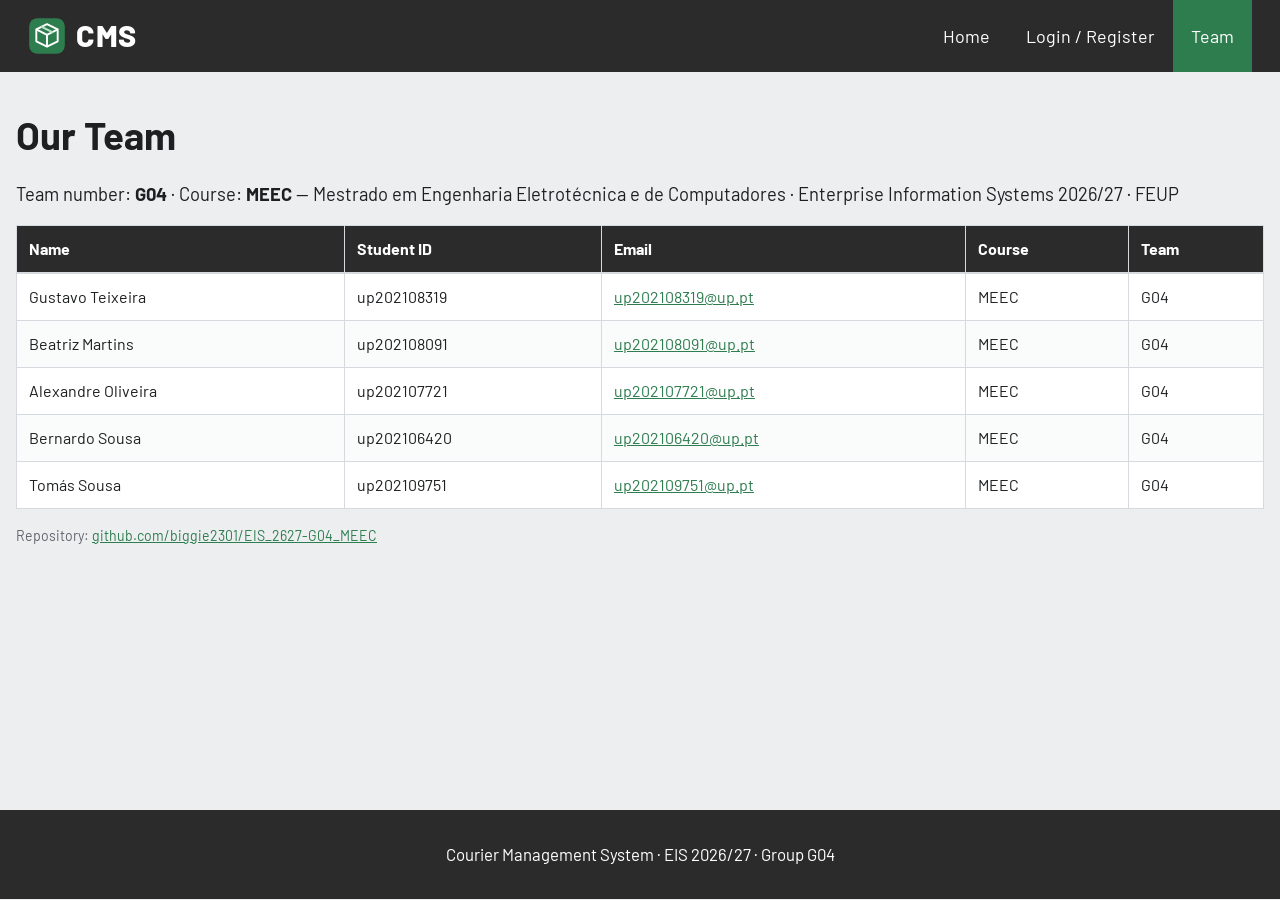
<file: public_html/team.html>
<!DOCTYPE html>
<html lang="en">
<head>
    <meta charset="UTF-8">
    <meta name="viewport" content="width=device-width, initial-scale=1.0">
    <title>Team · CMS</title>
    <link rel="icon" href="img/favicon.svg" type="image/svg+xml">
    <link href="https://fonts.googleapis.com/css2?family=Barlow:wght@400;600;700;800&family=Barlow+Condensed:wght@600;700&display=swap" rel="stylesheet">
    <link rel="stylesheet" href="css/base.css">
    <link rel="stylesheet" href="css/home.css">
</head>
<body>
    <header class="navbar">
        <a class="brand" href="index.html"><img src="img/logo.svg" alt="">CMS</a>
        <nav aria-label="Main">
            <ul class="nav-links">
                <li><a href="index.html">Home</a></li>
                <li><a href="login.html">Login / Register</a></li>
                <li><a href="team.html" class="active" aria-current="page">Team</a></li>
            </ul>
        </nav>
    </header>

    <main class="container section team-page">
        <h1>Our Team</h1>
        <p class="lead">Team number: <strong>G04</strong> · Course: <strong>MEEC</strong> — Mestrado em Engenharia Eletrotécnica e de Computadores · Enterprise Information Systems 2026/27 · FEUP</p>

        <div class="table-wrap">
            <table class="table">
                <caption class="sr-only">Group G04 members</caption>
                <thead>
                    <tr>
                        <th scope="col">Name</th>
                        <th scope="col">Student ID</th>
                        <th scope="col">Email</th>
                        <th scope="col">Course</th>
                        <th scope="col">Team</th>
                    </tr>
                </thead>
                <tbody>
                    <tr><td>Gustavo Teixeira</td><td>up202108319</td><td><a href="mailto:up202108319@up.pt">up202108319@up.pt</a></td><td>MEEC</td><td>G04</td></tr>
                    <tr><td>Beatriz Martins</td><td>up202108091</td><td><a href="mailto:up202108091@up.pt">up202108091@up.pt</a></td><td>MEEC</td><td>G04</td></tr>
                    <tr><td>Alexandre Oliveira</td><td>up202107721</td><td><a href="mailto:up202107721@up.pt">up202107721@up.pt</a></td><td>MEEC</td><td>G04</td></tr>
                    <tr><td>Bernardo Sousa</td><td>up202106420</td><td><a href="mailto:up202106420@up.pt">up202106420@up.pt</a></td><td>MEEC</td><td>G04</td></tr>
                    <tr><td>Tomás Sousa</td><td>up202109751</td><td><a href="mailto:up202109751@up.pt">up202109751@up.pt</a></td><td>MEEC</td><td>G04</td></tr>
                </tbody>
            </table>
        </div>
        <p class="muted small mt-2">Repository: <a href="https://github.com/biggie2301/EIS_2627-G04_MEEC" target="_blank" rel="noopener">github.com/biggie2301/EIS_2627-G04_MEEC</a></p>
    </main>

    <footer class="footer">
        Courier Management System · EIS 2026/27 · Group G04
    </footer>
</body>
</html>
</file>
<file: public_html/css/base.css>
/* ==========================================================================
   Courier Management System (CMS) — shared stylesheet
   EIS 2026/27 · Group G04 · MEEC
   Used by every page. Page-specific styles live in their own file
   (home.css, login.css, client.css, courier.css, panels.css).
   Palette from the Home / Team sketches (dark bar + green accent);
   dashboard layout from the Client / Courier sketches (sidebar + main).
   ========================================================================== */

:root {
    --dark: #2b2b2b;
    --dark-2: #3a3a3a;
    --green: #2e7d4f;
    --green-dark: #246640;
    --green-soft: #e3f1e8;
    --bg: #edeef0;
    --surface: #ffffff;
    --surface-2: #f6f7f8;
    --pill: #d9dbde;
    --text: #1d1f21;
    --muted: #61666d;
    --border: #d6d9dd;
    --danger: #b3261e;
    --danger-soft: #fbe9e7;
    --warning: #a15c00;
    --warning-soft: #fff3dc;
    --info: #1f5fa8;
    --info-soft: #e5eefa;
    --radius: 14px;
    --radius-sm: 8px;
    --shadow: 0 1px 3px rgba(0, 0, 0, .08), 0 4px 14px rgba(0, 0, 0, .04);
    --font: "Barlow", "Segoe UI", system-ui, -apple-system, Roboto, Arial, sans-serif;
    --font-title: "Barlow Condensed", "Barlow", "Segoe UI", system-ui, sans-serif;
    --mono: ui-monospace, Consolas, "Courier New", monospace;
    --sidebar-w: 290px;
}

*, *::before, *::after { box-sizing: border-box; }

body {
    margin: 0;
    font-family: var(--font);
    font-size: 16px;
    line-height: 1.5;
    color: var(--text);
    background: var(--bg);
}

a { color: var(--green); }
a:hover { color: var(--green-dark); }
img { max-width: 100%; }
h1, h2, h3, h4 { line-height: 1.2; margin: 0 0 .6em; }
p { margin: 0 0 1em; }
code { background: var(--surface-2); padding: 1px 6px; border-radius: 4px; font-size: .9em; }

.sr-only {
    position: absolute; width: 1px; height: 1px; padding: 0; margin: -1px;
    overflow: hidden; clip: rect(0, 0, 0, 0); border: 0;
}

/* ---------- Public navbar (Home / Login / Team) ---------- */
.navbar {
    background: var(--dark);
    color: #fff;
    display: flex;
    align-items: stretch;
    justify-content: space-between;
    min-height: 72px;
    padding: 0 28px;
}
.navbar .brand {
    display: flex; align-items: center; gap: 10px;
    color: #fff; text-decoration: none;
    font-weight: 800; font-size: 1.9rem; letter-spacing: .5px;
}
.navbar .brand img { width: 38px; height: 38px; }
.navbar nav { display: flex; }
.nav-links { display: flex; list-style: none; margin: 0; padding: 0; }
.nav-links li { display: flex; }
.nav-links a {
    display: flex; align-items: center;
    padding: 0 18px; color: #fff; text-decoration: none; font-size: 1.12rem;
}
.nav-links a:hover { background: var(--dark-2); }
.nav-links a.active { background: var(--green); }

/* ---------- Footer ---------- */
.footer {
    background: var(--dark); color: #fff; text-align: center;
    padding: 32px 16px; font-size: 1.05rem;
}

/* ---------- Layout helpers ---------- */
.container { width: min(1320px, 100% - 32px); margin-inline: auto; }
.section { padding: 40px 0; }
.section-title { font-size: 1.9rem; font-weight: 700; margin-bottom: 22px; }
.grid { display: grid; gap: 20px; }
.grid-2 { grid-template-columns: repeat(2, minmax(0, 1fr)); }
.grid-3 { grid-template-columns: repeat(3, minmax(0, 1fr)); }
.grid-4 { grid-template-columns: repeat(4, minmax(0, 1fr)); }
.row { display: flex; gap: 12px; align-items: center; flex-wrap: wrap; }
.row.between { justify-content: space-between; }
.muted { color: var(--muted); }
.small { font-size: .88rem; }
.mt-1 { margin-top: 8px; } .mt-2 { margin-top: 16px; } .mt-3 { margin-top: 24px; }
.mb-0 { margin-bottom: 0; } .mb-2 { margin-bottom: 16px; }
.align-start { align-items: start; }

/* ---------- Cards ---------- */
.card {
    background: var(--surface);
    border-radius: var(--radius-sm);
    box-shadow: var(--shadow);
    padding: 22px;
}
.card h3 { font-size: 1.25rem; }

/* ---------- Buttons ---------- */
.btn {
    display: inline-flex; align-items: center; justify-content: center; gap: 8px;
    padding: 10px 22px; border-radius: 6px; border: 1px solid transparent;
    background: var(--green); color: #fff; font: inherit; font-size: 1.05rem;
    cursor: pointer; text-decoration: none;
}
.btn:hover:not(:disabled) { background: var(--green-dark); color: #fff; }
.btn:disabled { cursor: default; }
.btn.is-off { opacity: .45; }
.btn-lg { padding: 13px 26px; font-size: 1.2rem; }
.btn-sm { padding: 5px 12px; font-size: .92rem; }
.btn-dark { background: var(--dark); }
.btn-dark:hover:not(:disabled) { background: #000; }
.btn-outline { background: transparent; border-color: #bfc3c8; color: var(--text); }
.btn-outline:hover:not(:disabled) { background: var(--surface-2); color: var(--text); }
.btn-danger { background: var(--danger); }
.icon-btn {
    width: 52px; height: 52px; border-radius: 50%; border: 0; background: transparent;
    display: grid; place-items: center; cursor: pointer; color: var(--text);
}
.icon-btn:hover:not(:disabled) { background: rgba(0, 0, 0, .06); }
.icon-btn svg { width: 30px; height: 30px; }

/* ---------- Forms ---------- */
.form-grid { display: grid; grid-template-columns: repeat(2, minmax(0, 1fr)); gap: 14px 18px; }
.form-grid .full { grid-column: 1 / -1; }
.field { display: flex; flex-direction: column; gap: 5px; }
.field label { font-weight: 600; font-size: .95rem; }
.req { color: var(--danger); }
.input, .field input, .field select, .field textarea {
    width: 100%; padding: 10px 12px; font: inherit; font-size: 1rem;
    border: 1px solid #bfc3c8; border-radius: 6px; background: #fff; color: var(--text);
}
.field input[type="file"] { padding: 7px; background: var(--surface-2); }
.field input:focus, .field select:focus, .field textarea:focus, .input:focus {
    outline: 2px solid var(--green); outline-offset: 0; border-color: var(--green);
}
.hint { font-size: .82rem; color: var(--muted); }
.field.invalid input, .field.invalid select, .field.invalid textarea { border-color: var(--danger); background: var(--danger-soft); }
.field-error { color: var(--danger); font-size: .85rem; font-weight: 600; }
.form-actions { display: flex; gap: 10px; justify-content: flex-end; margin-top: 18px; flex-wrap: wrap; }
.checkbox { display: flex; align-items: center; gap: 8px; cursor: pointer; }
.checkbox input { width: 18px; height: 18px; accent-color: var(--green); }
fieldset { border: 1px solid var(--border); border-radius: var(--radius-sm); padding: 14px 16px; margin: 0; }
legend { font-weight: 700; padding: 0 6px; }

/* Static prototype (Sprint 1): the content of the user areas is wrapped in
   <fieldset class="static-wrap" disabled>, which disables every button, input
   and select inside it. Links keep working, so navigation is still possible. */
fieldset.static-wrap { border: 0; padding: 0; margin: 0; min-width: 0; }
.field input:disabled, .field select:disabled, .field textarea:disabled {
    background: #fff; color: var(--text); -webkit-text-fill-color: var(--text); opacity: 1;
}
.field input[type="file"]:disabled { background: var(--surface-2); }
.field input:disabled::placeholder { color: #a3a8ae; -webkit-text-fill-color: #a3a8ae; }
/* normal mouse cursor over the static (disabled) content; links keep the hand cursor */
fieldset.static-wrap:disabled :not(a, a *) { cursor: default; }

/* ---------- Tables ---------- */
.table-wrap { overflow-x: auto; }
table.table { width: 100%; border-collapse: collapse; background: #fff; }
.table th, .table td { padding: 11px 12px; border: 1px solid var(--border); text-align: left; vertical-align: middle; }
.table thead th { background: var(--dark); color: #fff; font-weight: 700; white-space: nowrap; }
.table tbody tr:nth-child(even) { background: #fafbfb; }
.table .num { text-align: right; font-variant-numeric: tabular-nums; }
.table .actions { white-space: nowrap; }

/* ---------- Badges & alerts ---------- */
.badge {
    display: inline-flex; align-items: center; gap: 6px; padding: 3px 10px; border-radius: 999px;
    font-size: .82rem; font-weight: 700; white-space: nowrap;
}
.badge::before { content: ""; width: 8px; height: 8px; border-radius: 50%; background: currentColor; }
.badge.no-dot::before { display: none; }
.badge-success { background: var(--green-soft); color: var(--green-dark); }
.badge-warning { background: var(--warning-soft); color: var(--warning); }
.badge-danger { background: var(--danger-soft); color: var(--danger); }
.badge-info { background: var(--info-soft); color: var(--info); }
.badge-neutral { background: #eceef0; color: #474b50; }
.alert {
    display: flex; gap: 12px; align-items: flex-start; padding: 14px 16px; border-radius: var(--radius-sm);
    border-left: 5px solid; margin-bottom: 16px; background: #fff;
}
.alert .grow { flex: 1; }
.alert strong { display: block; }
.alert-danger { border-color: var(--danger); background: var(--danger-soft); }
.alert-warning { border-color: var(--warning); background: var(--warning-soft); }
.alert-info { border-color: var(--info); background: var(--info-soft); }

/* ---------- Dashboard layout (Client / Courier sketches) ---------- */
.dash {
    display: flex; min-height: 100vh;
    background: linear-gradient(to right, #e3e4e6 0, #e3e4e6 calc(var(--sidebar-w) - 5px),
        #7d7f82 calc(var(--sidebar-w) - 5px), #7d7f82 var(--sidebar-w), #e1e2e4 var(--sidebar-w));
}
.sidebar {
    width: var(--sidebar-w); flex: none; padding: 34px 22px 24px; position: sticky; top: 0; height: 100vh;
    display: flex; flex-direction: column;
}
.profile { display: flex; align-items: center; gap: 16px; margin-bottom: 46px; }
.profile > div:last-child { min-width: 0; }
.avatar {
    width: 92px; height: 92px; border-radius: 50%; background: #d9dbde; flex: none;
    display: grid; place-items: center; border: 1px solid #c2c4c7;
    font-family: var(--font-title); font-size: 2.1rem; font-weight: 700; color: var(--dark);
}
.profile-name { font-weight: 700; font-size: 1.15rem; line-height: 1.2; }
.profile-id { font-size: .8rem; color: var(--muted); font-family: var(--mono); margin-bottom: 4px; }
.side-nav { list-style: none; margin: 0; padding: 0; display: flex; flex-direction: column; gap: 10px; }
.side-nav a {
    display: flex; align-items: center; justify-content: center; gap: 8px;
    padding: 10px 14px; border-radius: 999px; color: var(--text); text-decoration: none; font-size: 1.15rem;
}
.side-nav a:hover { background: #d0d2d5; }
.side-nav a.active { background: var(--pill); font-weight: 700; box-shadow: inset 0 0 0 1px #bfc1c4; }
.count {
    background: var(--danger); color: #fff; border-radius: 999px; font-size: .75rem; font-weight: 700;
    min-width: 22px; height: 22px; display: inline-grid; place-items: center; padding: 0 6px;
}
.count.ok { background: var(--green); }
.sidebar-footer { margin-top: auto; text-align: center; padding-top: 20px; }
.sidebar-footer a { color: var(--muted); font-size: .9rem; }

.main { flex: 1; min-width: 0; padding: 38px 56px 60px 70px; position: relative; }
.main-top { position: absolute; top: 22px; right: 28px; }
.page-title {
    font-family: var(--font-title); font-weight: 700; font-size: clamp(2.4rem, 5vw, 4rem);
    text-transform: uppercase; letter-spacing: 1px; margin: 26px 0 6px;
}
.page-title.normal-case { text-transform: none; }
.page-subtitle { font-size: 1.35rem; margin-bottom: 28px; font-family: var(--font-title); }

/* Sidebar sections without JavaScript: only the section in the URL hash (#id)
   is shown; with no hash the section marked .default is shown. */
.view { display: none; scroll-margin-top: 100vh; }
.view:target, .view.default { display: block; }
.main:has(.view:target) .view.default:not(:target) { display: none; }

/* Map container (Leaflet) */
.map {
    height: 340px; border-radius: 22px; background: #c9cbce88; overflow: hidden;
    border: 1px solid var(--border); z-index: 0;
}
.map.tall { height: 440px; }
.map-legend { display: flex; gap: 16px; flex-wrap: wrap; font-size: .88rem; margin-top: 8px; color: var(--muted); }
.map-legend span::before { content: ""; display: inline-block; width: 12px; height: 12px; border-radius: 50%; margin-right: 6px; vertical-align: -1px; }
.map-legend .lg-origin::before { background: #2e7d4f; }
.map-legend .lg-dest::before { background: #b3261e; }
.map-legend .lg-feup::before { background: #1f5fa8; }

/* KPI tile (used by several pages) */
.kpi { padding: 18px 20px; display: flex; flex-direction: column; gap: 2px; }
.kpi .k-label { color: var(--muted); font-size: .95rem; font-weight: 600; }
.kpi .k-value { font-size: 2.3rem; font-weight: 800; line-height: 1.1; font-variant-numeric: tabular-nums; }
.kpi .k-sub { font-size: .85rem; color: var(--muted); }

/* Popup messages created by js/validation.js */
.toasts { position: fixed; right: 18px; bottom: 18px; z-index: 3000; display: flex; flex-direction: column; gap: 10px; max-width: min(420px, calc(100% - 36px)); }
.toast {
    background: var(--dark); color: #fff; padding: 14px 16px 14px 18px; border-radius: 10px;
    box-shadow: 0 10px 30px rgba(0, 0, 0, .25); border-left: 6px solid #6aa7ff;
    display: flex; gap: 12px; align-items: flex-start;
}
.toast.error { border-color: #ff6b5e; }
.toast .t-body { flex: 1; }
.toast ul { margin: 6px 0 0; padding-left: 18px; font-size: .92rem; }
.toast button { background: none; border: 0; color: #fff; font-size: 1.3rem; cursor: pointer; line-height: 1; }

/* ---------- Responsive ---------- */
@media (max-width: 1100px) {
    .grid-4 { grid-template-columns: repeat(2, minmax(0, 1fr)); }
    .main { padding: 30px 28px 50px; }
}
@media (max-width: 860px) {
    .grid-2, .grid-3 { grid-template-columns: 1fr; }
    .form-grid { grid-template-columns: 1fr; }
    .dash { flex-direction: column; background: #e1e2e4; }
    .sidebar { width: 100%; height: auto; position: static; padding: 18px 16px; border-bottom: 4px solid #7d7f82; background: #e3e4e6; }
    .profile { margin-bottom: 14px; }
    .avatar { width: 60px; height: 60px; font-size: 1.5rem; }
    .side-nav { flex-direction: row; overflow-x: auto; gap: 6px; padding-bottom: 4px; }
    .side-nav a { white-space: nowrap; font-size: 1rem; padding: 8px 14px; }
    .sidebar-footer { padding-top: 10px; }
    .main { padding: 20px 16px 40px; }
    .main-top { top: 12px; right: 10px; }
    .page-title { margin-top: 30px; }
}
/* Navbar on small screens: links wrap under the brand */
@media (max-width: 640px) {
    .navbar { flex-direction: column; padding: 12px 16px 0; }
    .navbar .brand { justify-content: center; margin-bottom: 8px; }
    .nav-links { justify-content: center; width: 100%; }
    .nav-links a { padding: 12px 14px; font-size: 1rem; }
    .grid-4 { grid-template-columns: 1fr; }
}
</file>
<file: public_html/css/home.css>
/* ==========================================================================
   CMS — public pages styles (team.html, index.html)
   ========================================================================== */
/* ---------- Team page (team.html) ---------- */
.team-page { min-height: calc(100vh - 72px - 90px); }
.team-page h1 { font-size: 2.4rem; }
.team-page .lead { font-size: 1.15rem; margin-bottom: 16px; }

/* ---------- Home page (index.html) ---------- */
.hero { text-align: center; padding: 110px 16px 70px; }
.hero h1 { font-size: clamp(2rem, 4vw, 2.9rem); font-weight: 800; }
.hero p { font-size: 1.25rem; margin-bottom: 22px; }
@media (max-width: 640px) {
    .hero { padding: 60px 8px 40px; }
}
.metric-card .value { font-size: 2.4rem; font-weight: 800; color: var(--green); line-height: 1.1; }
.metric-card .label { font-size: 1.15rem; }

.service-card { display: flex; flex-direction: column; gap: 6px; }
.service-card .icon {
    width: 48px; height: 48px; border-radius: 12px; background: var(--green-soft);
    display: grid; place-items: center; color: var(--green); margin-bottom: 6px;
}
.service-card .icon svg { width: 26px; height: 26px; }

.steps { counter-reset: step; }
.step { position: relative; padding-left: 58px; }
.step::before {
    counter-increment: step; content: counter(step);
    position: absolute; left: 0; top: 0; width: 42px; height: 42px; border-radius: 50%;
    background: var(--dark); color: #fff; display: grid; place-items: center; font-weight: 700;
}
.cta-card { display: flex; justify-content: space-between; align-items: center; gap: 16px; flex-wrap: wrap; }
</file>
<file: public_html/css/panels.css>
/* ==========================================================================
   CMS — Staff panel (staff.html) and Admin panel (admin.html) styles
   No sketch was provided for these pages: they reuse the dashboard layout
   of the Client / Courier sketches (base.css).
   ========================================================================== */

/* Highlight the sidebar item of the section being shown (no JavaScript) */
.staff .dash:not(:has(.view:target)) .side-nav a[href="#alerts"],
.dash:has(#alerts:target) .side-nav a[href="#alerts"],
.dash:has(#couriers:target) .side-nav a[href="#couriers"],
.dash:has(#vehicles:target) .side-nav a[href="#vehicles"],
.dash:has(#fleet:target) .side-nav a[href="#fleet"],
.dash:has(#account:target) .side-nav a[href="#account"] {
    background: var(--pill); font-weight: 700; box-shadow: inset 0 0 0 1px #bfc1c4;
}
.section-h2 { font-size: 1.4rem; margin-top: 28px; }
.alert .actions { display: flex; gap: 8px; flex-wrap: wrap; }
.alert-meta { font-size: .85rem; color: var(--muted); margin-top: 4px; }

/* Vehicle approval cards */
.vehicle-card { margin-bottom: 18px; }
.vehicle-card .head { display: flex; justify-content: space-between; gap: 12px; flex-wrap: wrap; }
.checklist { list-style: none; margin: 0; padding: 0; }
.checklist li { display: flex; gap: 8px; align-items: center; margin-bottom: 4px; }
.doc-table th { background: #f2f3f4 !important; color: var(--text) !important; width: 110px; }
.blocked-msg { color: var(--danger); font-size: .88rem; align-self: center; }

/* ---------- Admin dashboard ---------- */
.admin .dash:not(:has(.view:target)) .side-nav a[href="#dashboard"],
.dash:has(#dashboard:target) .side-nav a[href="#dashboard"],
.dash:has(#staff:target) .side-nav a[href="#staff"],
.dash:has(#users:target) .side-nav a[href="#users"] {
    background: var(--pill); font-weight: 700; box-shadow: inset 0 0 0 1px #bfc1c4;
}
/* horizontal bar chart (one series → one colour) */
.bars { display: grid; gap: 12px; }
.bar-row { display: grid; grid-template-columns: 120px 1fr 40px; gap: 12px; align-items: center; font-size: .95rem; }
.bar-track { height: 18px; background: #eceef0; border-radius: 4px; overflow: hidden; }
.bar-fill { height: 100%; background: var(--green); border-radius: 0 4px 4px 0; }
.bar-row .v { text-align: right; font-weight: 700; }
/* column chart */
.colchart { display: flex; align-items: flex-end; gap: 10px; height: 200px; border-bottom: 1px solid #c9ccd0; }
.colchart .col { flex: 1; display: flex; flex-direction: column; align-items: center; justify-content: flex-end; height: 100%; gap: 4px; }
.colchart .bar { width: 100%; max-width: 44px; background: var(--green); border-radius: 4px 4px 0 0; }
.colchart .cv { font-size: .8rem; font-weight: 700; }
.collabels { display: flex; gap: 10px; padding-top: 6px; }
.collabels span { flex: 1; text-align: center; font-size: .78rem; color: var(--muted); }
</file>
<file: public_html/css/login.css>
/* ==========================================================================
   CMS — Login / Register page styles (login.html)
   Layout from the Login sketch: form | vertical divider | logo
   ========================================================================== */
.auth-wrap { min-height: calc(100vh - 72px - 90px); display: flex; align-items: center; padding: 40px 0; }
.auth-panel { display: grid; grid-template-columns: 1fr 3px 1fr; align-items: center; gap: 56px; width: 100%; }
.auth-divider { align-self: stretch; background: #555; min-height: 420px; }
.auth-logo { display: grid; place-items: center; }
.logo-circle {
    width: 320px; height: 320px; border-radius: 50%; background: #d9dbde;
    display: grid; place-items: center; text-align: center;
}
.logo-circle img { width: 150px; }
.logo-circle strong { display: block; font-family: var(--font-title); font-size: 3rem; letter-spacing: 2px; line-height: 1; }
.auth-title { font-family: var(--font-title); font-size: 2.6rem; margin: 0 0 4px; }

.login-row { display: flex; align-items: center; gap: 46px; }
.login-fields { flex: 1; display: flex; flex-direction: column; gap: 22px; max-width: 420px; }
.login-fields .input { background: #9d9fa233; border: 2px solid var(--dark); border-radius: 0; padding: 10px; }
.btn-round {
    width: 100px; height: 100px; border-radius: 50%; padding: 0; flex: none;
    background: #d9dbde; color: var(--text); font-size: 2.2rem;
}
.btn-round:hover { background: var(--green); color: #fff; }
.auth-links { display: flex; flex-direction: column; gap: 6px; margin-top: 26px; padding-left: 14px; }
.auth-links a { color: var(--text); }

/* Login / Register / Forgot password are sections of the same page.
   Pure CSS: the section in the URL hash is shown (login.html#register). */
.auth-section { display: none; scroll-margin-top: 100vh; }
.auth-section:target, .auth-section.default { display: block; }
.auth-col:has(.auth-section:target) .auth-section.default:not(:target) { display: none; }

.proto-nav { margin-top: 28px; }
.proto-nav h3 { font-size: 1.05rem; margin-bottom: 4px; }
.proto-nav .links { display: grid; grid-template-columns: repeat(2, minmax(0, 1fr)); gap: 8px; margin-top: 10px; }

@media (max-width: 860px) {
    .auth-panel { grid-template-columns: 1fr; gap: 30px; }
    .auth-divider { display: none; }
    .auth-logo { order: -1; }
    .logo-circle { width: 170px; height: 170px; }
    .logo-circle img { width: 80px; }
    .logo-circle strong { font-size: 1.6rem; }
}
@media (max-width: 520px) {
    .login-row { flex-direction: column; align-items: stretch; gap: 18px; }
    .login-fields { max-width: none; }
    .btn-round { width: 64px; height: 64px; font-size: 1.6rem; align-self: flex-end; }
}
</file>
